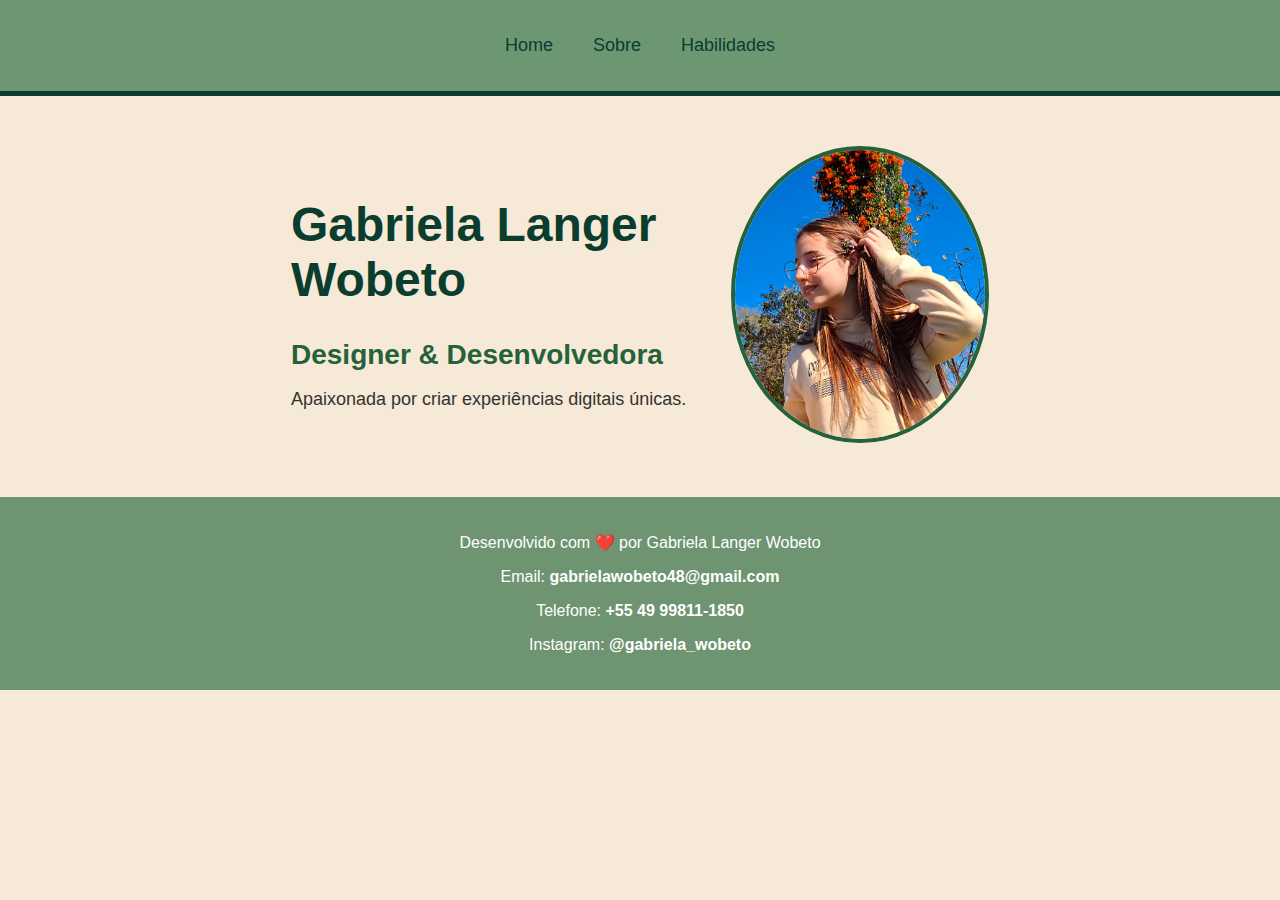
<file: index.html>
<!DOCTYPE html>
<html lang="pt-br">
<head>
    <meta charset="UTF-8">
    <meta name="viewport" content="width=device-width, initial-scale=1.0">
    <title>Portfolio</title>
    <link rel="stylesheet" href="style.css">
    <link rel="shortcut icon" href="Icons8-Windows-8-Plants-Flower.ico" type="image/x-icon">
</head>
<body>
    <header>
        <nav class="navbar">
            <a href="index.html">Home</a>
            <a href="sobre.html">Sobre</a>
            <a href="habilidades.html">Habilidades</a>
        </nav>
    </header>
    <main>
        <section class="pginicial">
            <div class="pginicial-text">
                <h1>Gabriela Langer Wobeto</h1>
                <h2>Designer & Desenvolvedora</h2>
                <p>Apaixonada por criar experiências digitais únicas.</p>
            </div>
            <div class="pginicial-img">
                <img src="fotoportfolio.jpg" alt="Gabriela Wobeto">
            </div>
        </section>
        
    </main>
    <footer>
        <span>
            <p>Desenvolvido com ❤️ por Gabriela Langer Wobeto</p>
            <p>Email: <a href="mailto:gabrielawobeto48@gmail.com">gabrielawobeto48@gmail.com</a></p>
            <p>Telefone: <a href="tel:+5549 99811-1850">+55 49 99811-1850</a></p>
            <p>Instagram: <a href="https://www.instagram.com/gabriela_wobeto/">@gabriela_wobeto</a></p>
        </span>
    </footer>
</body>
</html>
</file>
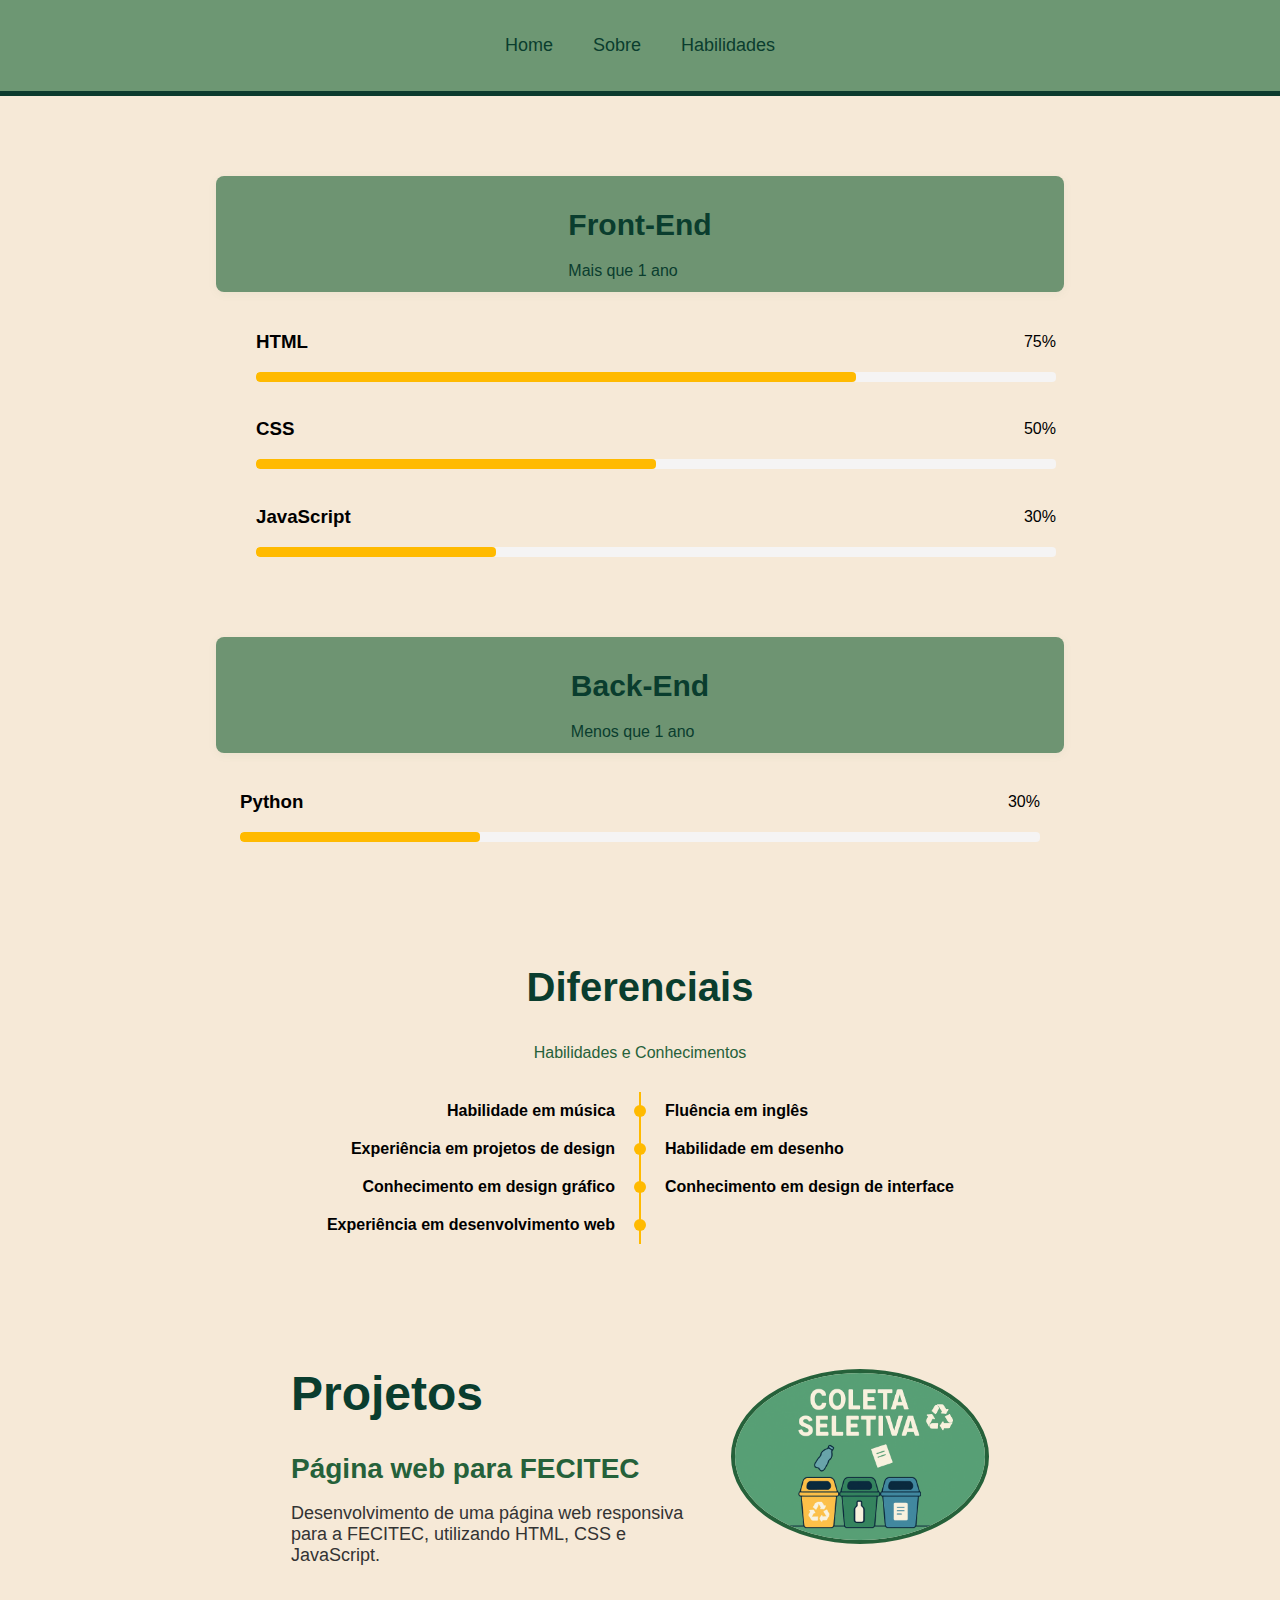
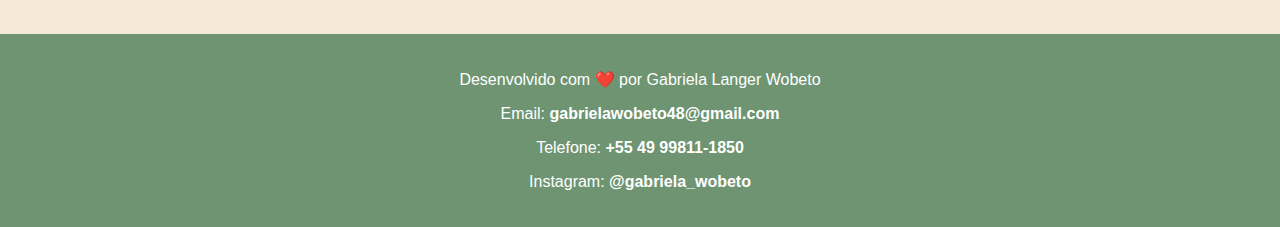
<file: habilidades.html>
<!DOCTYPE html>
<html lang="en">
<head>
    <meta charset="UTF-8">
    <meta name="viewport" content="width=device-width, initial-scale=1.0">
    <title>Portfolio</title>
    <link rel="stylesheet" href="style.css">
    <link rel="shortcut icon" href="Icons8-Windows-8-Plants-Flower.ico" type="image/x-icon">
</head>
<body>

    <header>
        <nav class="navbar">
            <a href="index.html">Home</a>
            <a href="sobre.html">Sobre</a>
            <a href="habilidades.html">Habilidades</a>
        </nav>
    </header>
    <main>


        <!--Habilidade 1-->
            <div class="skills__content skills__close">
                <div class="skills__header">
                    <i class="uil uil-server skills__icon"></i>

                    <div>
                        <h1 class="skills__title">Front-End</h1>
                        <span class="skills__subtitle">Mais que 1 ano</span>
                    </div>

                    <i class="uil uil-angle-down skills__arrow"></i>
                </div>

                <div class="skills__list grid">
                    <div class="skills__data">
                        <div class="skills__titles">
                            <h3 class="skills_name">HTML</h3>
                            <span class="skills__number">75%</span>
                        </div>
                        <div class="skills__bar">
                            <span class="skills__percentage skills__html"></span>
                        </div>
                    </div>

                    <div class="skills__data">
                        <div class="skills__titles">
                            <h3 class="skills_name">CSS</h3>
                            <span class="skills__number">50%</span>
                        </div>
                        <div class="skills__bar">
                            <span class="skills__percentage skills__css"></span>
                        </div>
                    </div>

                    <div class="skills__data">
                        <div class="skills__titles">
                            <h3 class="skills_name">JavaScript</h3>
                            <span class="skills__number">30%</span>
                        </div>
                        <div class="skills__bar">
                            <span class="skills__percentage skills__js"></span>
                        </div>
                    </div>

        </div>

            <!--Habilidade 2-->
            <div class="skills__content skills__close">
                <div class="skills__header">
                    <i class="uil uil-server skills__icon"></i>

                    <div>
                        <h1 class="skills__title">Back-End</h1>
                        <span class="skills__subtitle">Menos que 1 ano</span>
                    </div>

                    <i class="uil uil-angle-down skills__arrow"></i>
                </div>
  
                    <div class="Back-End">
                        <div class="skills__data">
                            <div class="skills__titles">
                                <h3 class="skills_name">Python</h3>
                                <span class="skills__number">30%</span>
                            </div>
                            <div class="skills__bar">
                                <span class="skills__percentage skills__python"></span>
                            </div>
                        </div>
                    </div>
                </div>
            </div>
        </div>


        <section class="qualificacoes">
            <h2>Diferenciais</h2>
            <p>Habilidades e Conhecimentos</p>

            <div class="linhatempo">
                <div class="linhatempo-row">
                    <div class="linhatempo-esquerda">Habilidade em música</div>
                    <div class="linhatempo-dot"></div>
                    <div class="linhatempo-direita">Fluência em inglês</div>
                </div>
                <div class="linhatempo-row">
                    <div class="linhatempo-esquerda">Experiência em projetos de design</div>
                    <div class="linhatempo-dot"></div>
                    <div class="linhatempo-direita">Habilidade em desenho</div>
                </div>
                <div class="linhatempo-row">
                    <div class="linhatempo-esquerda">Conhecimento em design gráfico</div>
                    <div class="linhatempo-dot"></div>
                    <div class="linhatempo-direita">Conhecimento em design de interface</div>
                </div>
                <div class="linhatempo-row">
                    <div class="linhatempo-esquerda">Experiência em desenvolvimento web</div>
                    <div class="linhatempo-dot"></div>
                    <div class="linhatempo-direita"></div>
                </div>
            </div>

        </section>

        <section class="pginicial">
            <div class="pginicial-text">
                <h1>Projetos</h1>
                <h2>Página web para FECITEC</h2>
                <p>Desenvolvimento de uma página web responsiva para a FECITEC, utilizando HTML, CSS e JavaScript.</p>
            </div>
            <div class="pginicial-img">
                <a href="https://eco-fries.github.io/ECO---FRIES/" target="_blank">
                    <div class="site-img">
                        <img src="site-ECO-FRIES (2).png" alt="ECO_FRIES">
                    </div>
                </a>
                
            </div>
        </section>

        <!-- Importando ícones -->
        <link rel="stylesheet" href="https://cdnjs.cloudflare.com/ajax/libs/font-awesome/5.15.4/css/all.min.css">

        <div>
    </main>
    <footer>
        <span>
            <p>Desenvolvido com ❤️ por Gabriela Langer Wobeto</p>
            <p>Email: <a href="mailto:gabrielawobeto48@gmail.com">gabrielawobeto48@gmail.com</a></p>
            <p>Telefone: <a href="tel:+5549 99811-1850">+55 49 99811-1850</a></p>
            <p>Instagram: <a href="https://www.instagram.com/gabriela_wobeto/">@gabriela_wobeto</a></p>
        </span>
    </footer>
    </body>

</html>
</file>
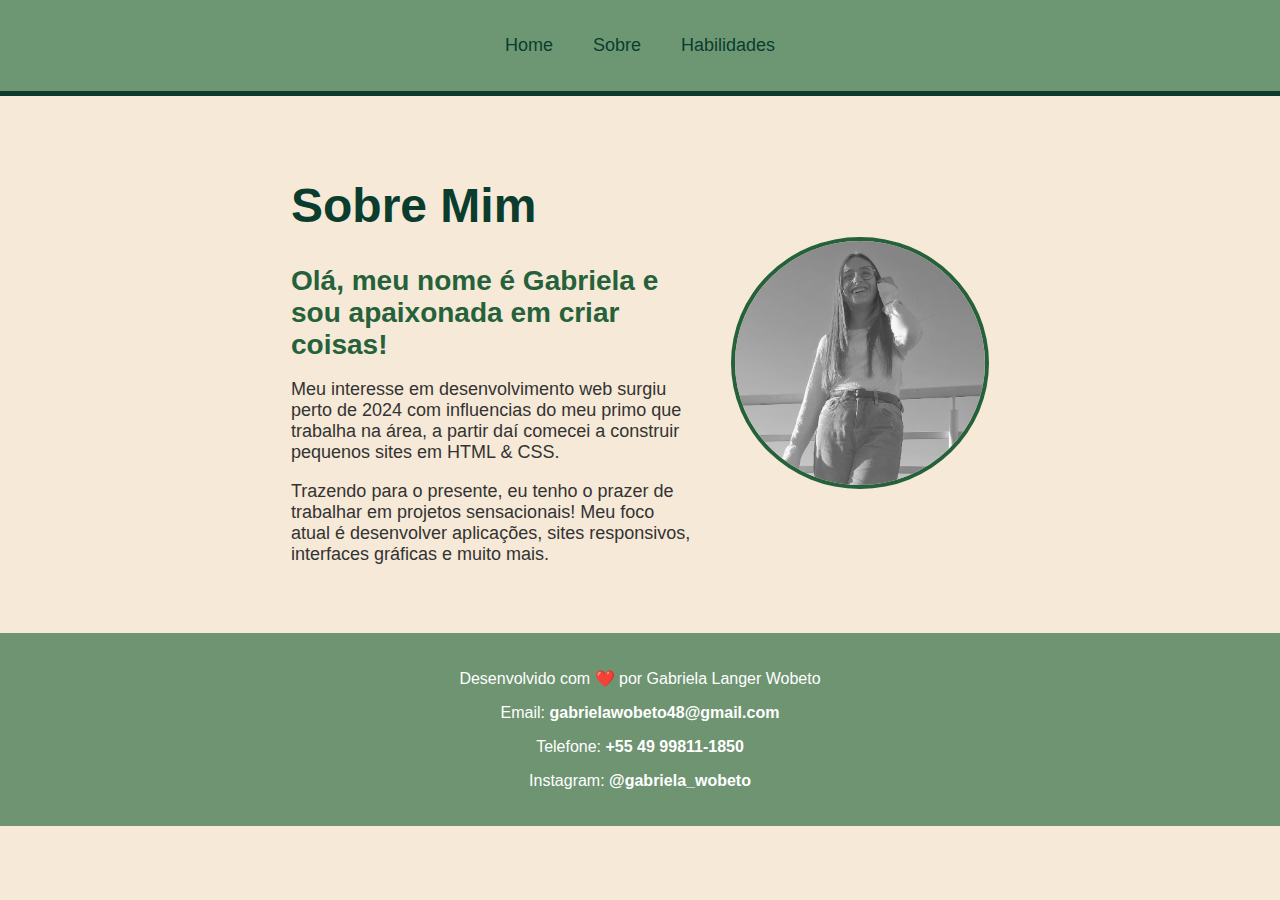
<file: sobre.html>
<!DOCTYPE html>
<html lang="en">
<head>
    <meta charset="UTF-8">
    <meta name="viewport" content="width=device-width, initial-scale=1.0">
    <title>Portfolio</title>
    <link rel="stylesheet" href="style.css">
    <link rel="shortcut icon" href="Icons8-Windows-8-Plants-Flower.ico" type="image/x-icon">
</head>
<body>
    <header>
        <nav class="navbar">
            <a href="index.html">Home</a>
            <a href="sobre.html">Sobre</a>
            <a href="habilidades.html">Habilidades</a>
        </nav>
    </header>
    <main>

        <section class="pginicial">
            <div class="pginicial-text">
                <h1>Sobre Mim</h1>
                <h2>Olá, meu nome é Gabriela e sou apaixonada em criar coisas!</h2>
                <p>Meu interesse em desenvolvimento web surgiu perto de 2024 com influencias do meu primo que trabalha na área, a partir daí comecei a construir pequenos sites em HTML & CSS.</p>
                <p>Trazendo para o presente, eu tenho o prazer de trabalhar em projetos sensacionais! Meu foco atual é desenvolver aplicações, sites responsivos, interfaces gráficas e muito mais.</p>
            </div>
            <div class="pginicial-img">
                <img src="fotopessoalportfolio.jpg" alt="Gabriela Wobeto foto pessoal">
            </div>
        </section>
    </main>
    <footer>
        <span>
            <p>Desenvolvido com ❤️ por Gabriela Langer Wobeto</p>
            <p>Email: <a href="mailto:gabrielawobeto48@gmail.com">gabrielawobeto48@gmail.com</a></p>
            <p>Telefone: <a href="tel:+5549 99811-1850">+55 49 99811-1850</a></p>
            <p>Instagram: <a href="https://www.instagram.com/gabriela_wobeto/">@gabriela_wobeto</a></p>
        </span>
    </footer>

    
</body>
</html>
</file>
<file: style.css>
body {
    background-color:#f6e9d7;
    font-family: Arial, sans-serif;
    font-size: medium;
    margin: 0;
}

header {
    display: flex;
    background-color: #6D9773;
    padding: 15px 0;
    justify-content: space-between;
    top: 0;
    left: 0;
    right: 0;                       
    display: flex;
    align-items: right;
    border-bottom: 5px solid #0C3B2E;


}
.navbar {
    max-width: 1200px;
    margin: 0 auto;
    display: flex;
    justify-content: flex-end;
    margin-top: 20px;
    gap: 40px;
}

.navbar a {
    text-decoration: none;
    font-size: 18px;
    display: inline;
    color: #0A3D2E;
    font-family: Arial, sans-serif;
    transition: color 0.3s ease;
    margin-bottom: 20px;
}

.navbar a:hover {
    color: #ffba00;
}


.navbar a.active {
    color: #ffba00;
    font-weight: 500;
}

.pginicial {
    display: flex;
    justify-content: center; /* centraliza horizontalmente */
    align-items: center; /* centraliza verticalmente */
    gap: 40px; /* espaço entre texto e imagem */
    padding: 50px 0;
}

.pginicial-text {
    max-width: 400px;
}

.pginicial-img img {
    width: 250px;
    border-radius: 50%;
    border: 4px solid #25613A;
}


.pginicial-text h1 {
    font-size: 48px;
    color: #0A3D2E;
}

.pginicial-text h2 {
    font-size: 28px;
    color: #25613A;
    margin-bottom: 10px;
}

.pginicial-text p {
    font-size: 18px;
    color: #333;
}


/*qualificações*/

.qualificacoes {
    text-align: center;
    font-family: Arial, sans-serif;
    padding: 40px;
    background-color: #f6e9d7;

}

.qualificacoes h2 {
    font-size: 2.5rem;
    font-weight: bold;
    color: #0A3D2E;
}

.qualificacoes p {
    color: #25613A;
    margin-bottom: 30px;
}

/* Abas */
.tabs {
    display: flex;
    justify-content: center;
    gap: 40px;
    margin-bottom: 40px;
}

.tab {
    font-size: 1.1rem;
    color: #0A3D2E;
    cursor: pointer;
}

.tab.active {
    font-weight: bold;
}

/* Linha do tempo */
.linhatempo {
    display: flex;
    flex-direction: column;
    align-items: center;
    max-width: 800px;
    margin: auto;
    position: relative;
}

.linhatempo::after {
    content: '';
    position: absolute;
    width: 2px;
    background-color: #ffba00;
    top: 0;
    bottom: 0;
    left: 50%;
    transform: translateX(-50%);
}

/* Linha e pontinhos */
.linhatempo-row {
    display: grid;
    grid-template-columns: 1fr 20px 1fr; /* esquerda | ponto | right */
    align-items: center;
    gap: 15px;
    width: 100%;
    padding: 10px 0;
}

.linhatempo-esquerda {
    text-align: right;
    font-weight: bold;
    font-size: 16px;
}

.linhatempo-direita {
    text-align: left;
    font-weight: bold;
    font-size: 16px;
}

.linhatempo-dot {
    width: 12px;
    height: 12px;
    background-color: #ffba00;
    border-radius: 50%;
    margin: auto;
    position: relative;
}

.linhatempo-dot::before {
    content: '';
    position: absolute;
    top: -50%;
    left: 50%;
    transform: translateX(-50%);
    width: 2px;
    height: 200%;
    background-color: #ffba00;
    z-index: -1;
}

/*Habilidades*/

.skills__container {
    row-gap: 0;
}

.skills__header {
    display: flex;
    align-items: center;
    margin-bottom: var(--mb-2-5);
    cursor: pointer;
    h1 {
        font-size: 30px;
    }
}

.skills__icon,
.skills__arrow {
    font-size: 2rem;
    color: var(--first-color);
}

.skills__icon {
    margin-right: var(--mb-0-75);
}


.skills__subtitle {
    font-size: var(--small-font-size);
    color: var(--text-color-light);
}

.skills__arrow {
    margin-left: auto;
    transition: .4s;
}

.skills__list {
    row-gap: 1.5rem;
    padding-left: 2.7rem;
}

.skills__titles {
    display: flex;
    justify-content: center;
    margin-bottom: var(--mb-0-5);
    align-items: center;
}

.skills__name {
    font-size: var(--normal-font-size);
    font-weight: var(--font-medium);
}

.skills__bar,
.skills__percentage {
    height: 5px;
    border-radius: .25rem;
}

.skills__bar {
    background-color: var(--first-color-lighter);
}

.skills__percentage {
    display: block;
    background-color: var(--first-color);
}


/*Front-End bars*/

.skills__html {
    width: 75%;
}

.skills__css {
    width: 50%;
}

.skills__js {
    width: 30%;
}


/*Back-End bars*/


.skills__python {
    width: 70%;
}

/* Skills Section */
.skills__container {
    display: flex;
    flex-wrap: wrap;
    gap: 40px;
    justify-content: center;
    padding: 40px 0;
    display: flex;
    flex-direction: column;
    align-items: center;
    max-width: 800px;
    margin: auto;
    position: relative;
}

.skills__header {
    display: flex;
    flex-direction: column;
    align-items: center;
    max-width: 800px;
    margin: auto;
    position: relative;
    margin-bottom: 20px;
    cursor: pointer;
    background: #6E9472;
    padding: 12px 24px;
    border-radius: 8px;
    box-shadow: 0 2px 8px rgba(109, 151, 115, 0.08);
    transition: background 0.3s;
    margin-top: 80px;
    
   
}

.skills__header:hover {
    background: #6E9472;
}

.skills__icon,
.skills__arrow {
    font-size: 2rem;
    color: #0A3D2E;
}

.skills__icon {
    margin-right: 16px;
}

.skills__title {
    font-size: 20px;
    font-weight: bold;
    color: #0A3D2E;
}

.skills__subtitle {
    font-size: 1rem;
    color: #0A3D2E;
    text-align: center;
}

.skills__arrow {
    margin-left: auto;
    transition: transform 0.4s;
}

.skills__list {
    display: flex;
    flex-direction: column;
    gap: 18px;
    padding-left: 32px;
}

.skills__titles {
    display: flex;
    justify-content: space-between;
    align-items: center;
    margin-bottom: 6px;
    display: flex;

    max-width: 800px;
    margin: auto;
    position: relative;
}

.skills__name {
    font-size: 1rem;
    font-weight: 500;
    color: #0A3D2E;
}

.skills__bar {
    background-color: #f5f4f4;
    height: 10px;
    border-radius: 4px;
    overflow: hidden;
    width: 100%;
    display: flex;
    flex-direction: column;
    max-width: 800px;
    margin: auto;
    position: relative;
}

    .Back-End{
        margin-bottom: 50px;
    }
    
.skills__percentage {
    display: block;
    height: 100%;
    background-color: #ffba00;
    border-radius: 4px;
    transition: width 0.8s;
}

/* Front-End bars */
.skills__html { width: 75%; }
.skills__css { width: 50%; }
.skills__js { width: 30%; }

/* Back-End bars */
.skills__python { width: 30%;}




footer {
    background-color: #6E9472;
    color: white;
    text-align: center;
    padding: 20px;

}

footer a {
    color: #ffffff;
    text-decoration: none;
    font-weight: bold;
}
</file>
